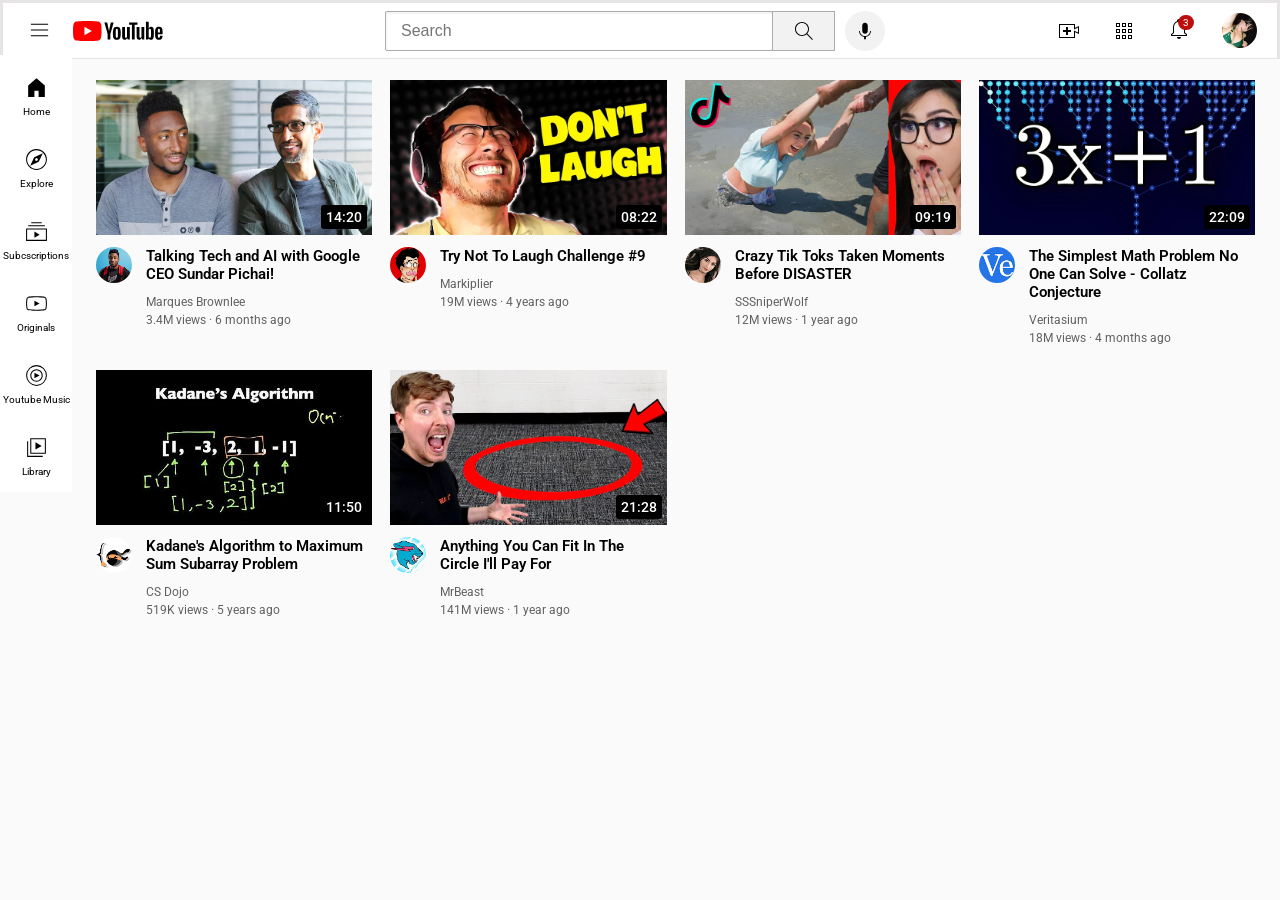
<file: index.html>
<!DOCTYPE html>
<html>
<head>
  <title>YT CLONE</title>

  <link rel="preconnect" href="https://fonts.googleapis.com">
  <link rel="preconnect" href="https://fonts.gstatic.com" crossorigin>
  <link href="https://fonts.googleapis.com/css2?family=Roboto:ital,wght@0,100..900;1,100..900&display=swap" rel="stylesheet">
   
  <link rel="stylesheet" href="styles/genreal.css">
  <link rel="stylesheet" href="styles/video.css">
  <link rel="stylesheet" href="styles/header.css">
  <link rel="stylesheet" href="styles/side_bar.css">

</head>
<body>

  <header class="header">

    <div class="left-section">
      <img class="hamburger-menu" src="icons/hamburger-menu.svg">
      <img class="yt-logo" src="icons/youtube-logo.svg">
    </div>

    <div class="middle-section">
      <input class="Search-bar" type="text" placeholder="Search">
      <!--put position absolute inside position relative-->
      <button class="search-button"> 
        <img class="search-icon" src="icons/search.svg">
        <div class="tooltip">Search</div>
      </button>
     <button class="voice-button">
      <img class="voice-icon" src="icons/voice-search-icon.svg">
      <div class="tooltip">Search with your voice</div>
     </button>
    </div>

    <div class="right-section">
      <img class="upload-icon" src="icons/upload.svg">
      <img class="yt-apps-icon" src="icons/youtube-apps.svg">
      <div class="notification-row">
        <img class="notification-icon" src="icons/notifications.svg">
        <div class="notification-alart-icon">3</div>
      </div>
      <img class="user-icon" src="icons/oni_suna1.jpg">
    </div>
    
  </header>

  <nav class="side-bar">
    <div class="side-bar-icon"><img src="icons/home.svg">
    <div>Home</div>
  </div>
    <div class="side-bar-icon"><img src="icons/explore.svg">
      <div>Explore</div>
    </div>
    <div class="side-bar-icon"><img src="icons/subscriptions.svg">
      <div>Subcscriptions</div>
    </div>
    <div class="side-bar-icon"><img src="icons/originals.svg">
      <div>Originals</div>
    </div>
    <div class="side-bar-icon"><img src="icons/youtube-music.svg">
      <div>Youtube Music</div>
    </div>
    <div class="side-bar-icon"><img src="icons/library.svg">
      <div>Library</div>
    </div>
  </nav>
<main>
  <section class="video-grid">
    <div class="video-preview">
      <div class="thumbnil-row">
        <img class="thumbnail" src="thumbnail/thumbnail-1.webp">
        <div class="video-time">14:20</div>
      </div>
      
    <div class="video-info-grid">
      <div class="profile-pic">
        <img class="pic" src="profile-pic/channel-1.jpeg">
      </div>
  
        <div class="preview-stats">
          <p class="video-tittle">
            Talking Tech and AI with Google CEO Sundar Pichai!</p>
          <p class="author">Marques Brownlee</p>
          <p class="stats">3.4M views · 6 months ago</p>
      </div>
  
    </div>
  </div>
   
  <div class="video-preview">
    <div class="thumbnil-row">
      <img class="thumbnail" src="thumbnail/thumbnail-2.webp">
      <div class="video-time">08:22</div>
    </div>
    
  <div class="video-info-grid">
    <div class="profile-pic">
      <img class="pic" src="profile-pic/channel-2.jpeg">
    </div>
  
      <div class="preview-stats">
        <p class="video-tittle"> Try Not To Laugh Challenge #9 </p>
        <p class="author">Markiplier</p>
        <p class="stats">19M views · 4 years ago</p>
    </div>
  
  </div>
  </div>

  <div class="video-preview">
    <div class="thumbnil-row">
      <img class="thumbnail" src="thumbnail/thumbnail-3.webp">
      <div class="video-time">09:19</div>
    </div>
    
  <div class="video-info-grid">
    <div class="profile-pic">
      <img class="pic" src="profile-pic/channel-3.jpeg">
    </div>

      <div class="preview-stats">
        <p class="video-tittle">Crazy Tik Toks Taken Moments Before DISASTER</p>
        <p class="author">SSSniperWolf</p>
        <p class="stats">12M views · 1 year ago</p>
    </div>

  </div>
</div>
 
<div class="video-preview">
  <div class="thumbnil-row">
    <img class="thumbnail" src="thumbnail/thumbnail-4.webp">
    <div class="video-time">22:09</div>
  </div>
  
<div class="video-info-grid">
  <div class="profile-pic">
    <img class="pic" src="profile-pic/channel-4.jpeg">
  </div>

    <div class="preview-stats">
      <p class="video-tittle">The Simplest Math Problem No One Can Solve - Collatz Conjecture </p>
      <p class="author">Veritasium</p>
      <p class="stats">18M views · 4 months ago</p>
  </div>

</div>
</div>

<div class="video-preview">
  <div class="thumbnil-row">
    <img class="thumbnail" src="thumbnail/thumbnail-5.webp">
    <div class="video-time">11:50</div>
  </div>
  
<div class="video-info-grid">
  <div class="profile-pic">
    <img class="pic" src="profile-pic/channel-5.jpeg">
  </div>

    <div class="preview-stats">
      <p class="video-tittle"> Kadane's Algorithm to Maximum Sum Subarray Problem </p>
      <p class="author">CS Dojo</p>
      <p class="stats">519K views · 5 years ago</p>
  </div>

  </div>
  </div>

  <div class="video-preview">
  <div class="thumbnil-row">
    <img class="thumbnail" src="thumbnail/thumbnail-6.webp">
    <div class="video-time">21:28</div>
  </div>

  <div class="video-info-grid">
  <div class="profile-pic">
    <img class="pic" src="profile-pic/channel-6.jpeg">
  </div>

    <div class="preview-stats">
      <p class="video-tittle"> Anything You Can Fit In The Circle I'll Pay For </p>
      <p class="author">MrBeast</p>
      <p class="stats">141M views · 1 year ago</p>
  </div>

  </div>
  </div>

  </section>
</main>

</body>
</html>
</file>
<file: styles/genreal.css>
p {
  font-size: 15px;
  margin-top: 0;
  margin-bottom: 0;

}
 
body {
  font-family: Roboto,Arial;
  margin: 0;
  padding-top: 80px;
  padding-left: 96px;
  padding-right: 25px;
  background-color: rgb(251, 250, 250);
}
</file>
<file: styles/video.css>
.thumbnail {
  width: 100%;
  
 }

 .video-tittle{
   margin-top: 0;
   font-weight: 600;
   margin-bottom: 12px;
   line-height: 18px;
 }

 .pic {
   width: 36px;
   border-radius: 50px;
 }

 .thumbnil-row {
   margin-bottom: 8px;
   position: relative;
 }

 .author,.stats  {
   font-size: 12px;
   color: rgb(96, 96, 96);
   
 }

 .stats {
   margin-top: 4px;
 }

 .video-info-grid {
   display: grid;
   grid-template-columns: 50px 1fr;
 }

 .video-grid {
   display: grid;
   grid-template-columns: 1fr 1fr 1fr;
   column-gap: 18px;
   row-gap: 25px;
 }

 @media (max-width: 820px) {
  .video-grid{
    grid-template-columns: 1fr 1fr ;
  }
 }
 @media (min-width: 1120px) {
  .video-grid{
    grid-template-columns: 1fr 1fr 1fr 1fr;
  }
 }
 @media (max-width: 821px) and (min-width: 1119px){
  .video-grid{
    grid-template-columns: 1fr 1fr 1fr;
  }
 }

 .video-time {
    position: absolute;
    background-color: black;
    color: white;
    bottom: 10px;
    right: 5px;
    font-size: 14px;
    font-weight: 500;
    padding: 4px 5px;
    border-radius: 3px;
 }
</file>
<file: styles/header.css>
.header {
  height: 55px;
  display: flex;
  flex-direction: row;
  justify-content: space-between;

  position: fixed;
  top: 0;
  left: 0;
  right: 0;
  background-color: white;
  border-bottom-width: 1px;
  border-style: solid;
  border-color: rgb(230, 228, 228);
  z-index: 100;
}

.left-section {
  background-color: white;
  display: flex;
  align-items: center;
}

.hamburger-menu {
  height: 23px;
  margin-left: 25px;
  margin-right: 22px;
}

.yt-logo {
  height: 20px;
}

.middle-section {
  flex: 1;
  margin-left: 80px;
  margin-right: 30px;
  max-width: 500px;
  display: flex;
  align-items: center;
}


.Search-bar {
  flex: 1;
  height: 36px;
  border: 1px solid rgb(172, 172, 172);
  padding-left: 15px;
  border-radius: 2px;
  box-shadow: inset 1px 2px 2px rgba(0, 0, 0, 0.05);
  font-size: 16px;
  width: 0;
}

.Search::placeholder{
  font-size: 16px;
}

.search-button {
  width: 63px;
  height: 40px;
  background-color: rgb(242, 242, 242);
  border-width: 1px;
  border-color: rgb(172, 172, 172);
  border-style: solid;
  margin-left: -1px;
  margin-right: 10px;
}

.search-icon {
  height: 24px;

}

.voice-button {
  width: 40px;
  height: 40px;
  border-radius: 25px;
  border: none;
  background-color: rgb(242, 242, 242);
}

.voice-icon {
  height: 22px;

}

.right-section {
  width: 200px;
  display: flex;
  justify-content: space-between;
  align-items: center;
  margin-right: 20px;
  flex-shrink: 0;
}

.upload-icon {
  height: 24px;
}

.yt-apps-icon {
  height: 24px;
}

.notification-icon {
  height: 24px;
}

.notification-row {
  position: relative;
}

.notification-alart-icon {
  position: absolute;
  color: white;
  background-color: rgb(189, 14, 14);
  font-size: 10px;
  padding-left: 5px;
  padding-top: 2px;
  padding-bottom: 2px;
  border-radius: 20px;
  padding-right: 5px;
  top: -2px;
  right: -3px;
}

.user-icon {
  height: 35px;
  border-radius: 20px;

}

.search-button,.voice-button {
  display: flex;
  justify-content: center;
  align-items: center;
  position: relative;
}
.search-button .tooltip,.voice-button .tooltip {
  position: absolute;
  color: white;
  background-color: rgb(150, 148, 148);
  padding: 5px;
  font-size: 12px;
  bottom: -30px;
  opacity: 0;
  transition: opacity 0.20s;
  pointer-events: none;
  white-space: nowrap;
}

.search-button:hover .tooltip,.voice-button:hover .tooltip {
  opacity: 1;
}
</file>
<file: styles/side_bar.css>
.side-bar {
  position: fixed;
  top: 55px;
  left: 0;
  width: 72px;
  background-color: white;
  z-index: 200;
  padding-top: 5px;
}

.side-bar-icon {
  height: 72px;
}

.side-bar-icon:hover {
  background-color: rgb(236, 233, 233);
  cursor: pointer;
}

.side-bar-icon{
  display: flex;
  align-items: center;
  justify-content: center;
  flex-direction: column;
}
.side-bar-icon div{
  font-size: 10px;
}
.side-bar-icon img {
  height: 25px;
  margin-bottom: 6px;
}
</file>
